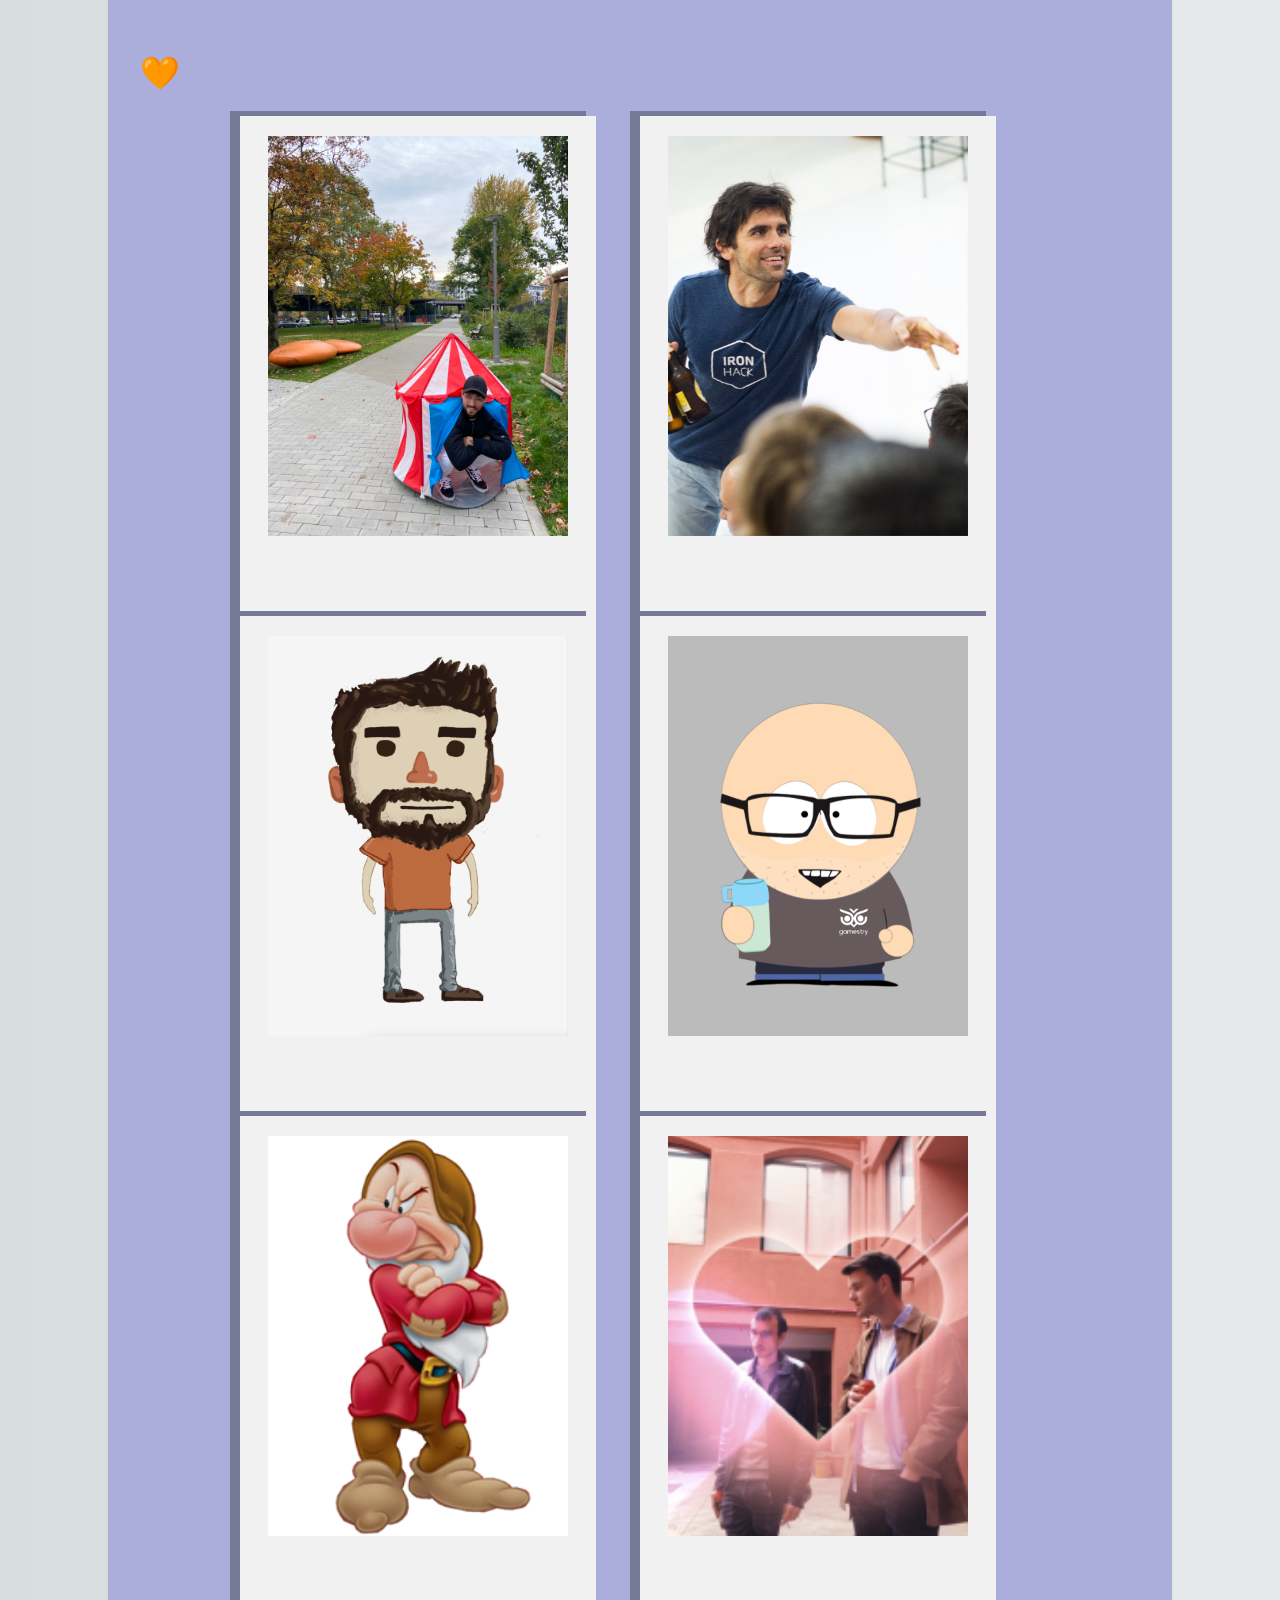
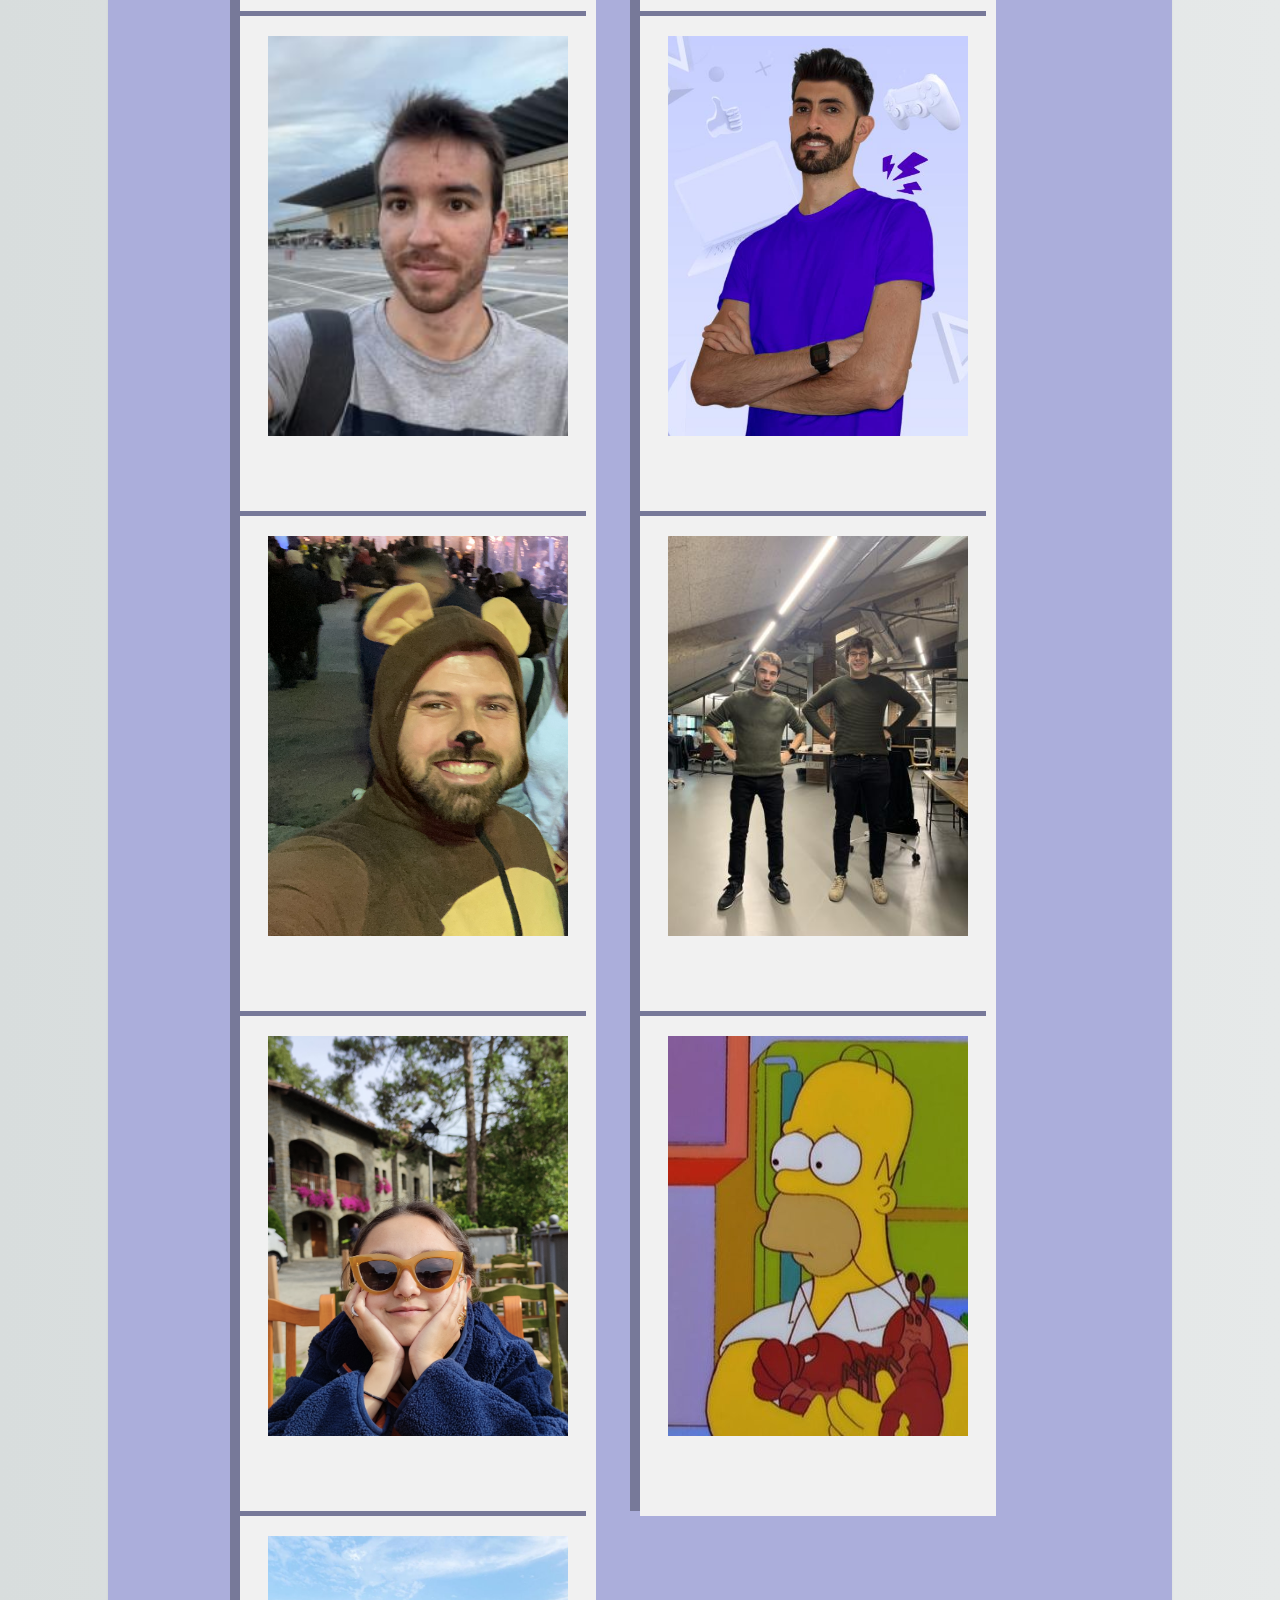
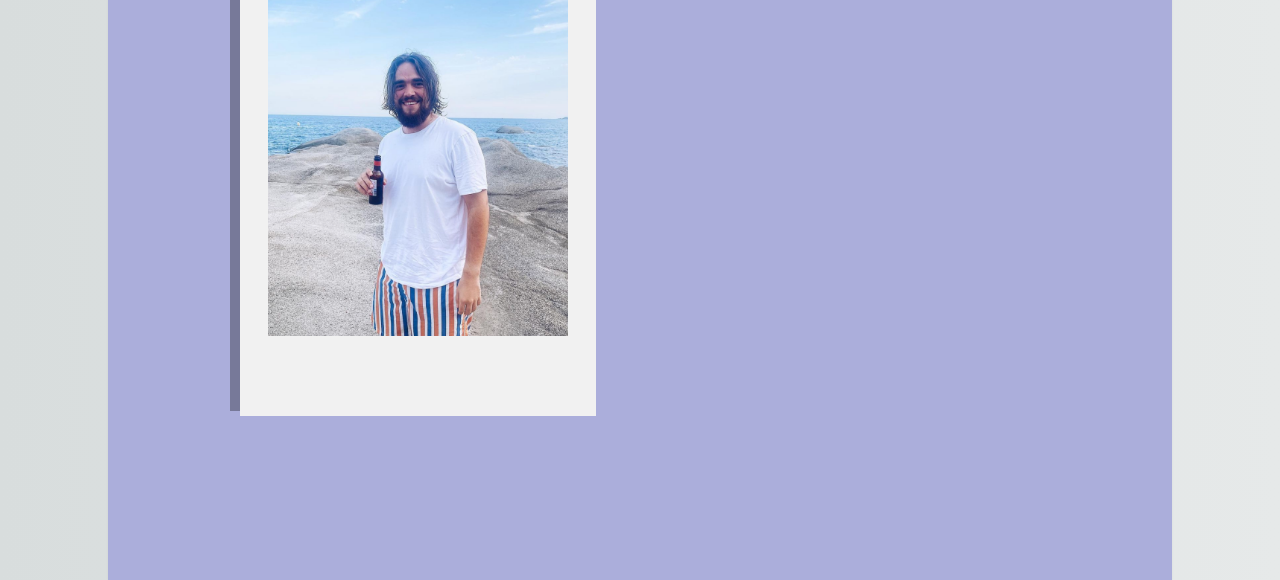
<file: index.html>
<!DOCTYPE html>
<html>
  <head>
    <meta charset="utf-8" />
    <meta http-equiv="X-UA-Compatible" content="IE=edge" />
    <title>PRIMEROS PASOS CON BRACKETS</title>
    <meta
      name="description"
      content="Una guía interactiva de primeros pasos para Brackets."
    />
    <link rel="stylesheet" href="main.css" />
  </head>
  <body>
    <h1>🧡</h1>
    <div class="card-container">
      <div class="flip-card">
        <div class="flip-card-inner">
          <div class="flip-card-front">
            <img
              src="pauimg.jpeg"
              alt="Avatar"
              style="width: 300px; height: 400px"
            />
          </div>
          <div class="flip-card-back">
            <h1>Pau Gimenez</h1>
            <h2>Más conocido como Fiestaman</h2>
            <p>
              Ha sido un completo placer trabajar a tu lado Axel! Admiro tu
              tenacidad y capacidad de mostrarte fuerte en cualquier situación
              que a mi parecer mucha gente no seria capaz. Me llevo una de las
              mejores experiencias en cuanto a compañerismo que he podido vivir
              jamás en ambientes laborales.
            </p>
          </div>
        </div>
      </div>
      <div class="flip-card">
        <div class="flip-card-inner">
          <div class="flip-card-front">
            <img
              src="marcimg.jpg"
              alt="Avatar"
              style="width: 300px; height: 400px"
            />
          </div>
          <div class="flip-card-back">
            <h1>Marc Collado</h1>
            <h2>El que et va fotre en aquest marrón</h2>
            <p style="font-size: 15px">
              Àxel, felicitats i molta sort en la teva pròxima aventura 💪. Saps
              que quan penso amb tu, no només veig un gran amic amb gorra, sinó
              també la persona més brillant amb qui he treballat mai. Un exemple
              de resiliència, esforç i un referent per a tot l'equip. Tots et
              trobarem a faltar, se'n va una peça clau, però pots marxar amb el
              cap ben alt sabent que has fet de treballar amb tu una experiència
              inoblidable.
            </p>
          </div>
        </div>
      </div>
      <div class="flip-card">
        <div class="flip-card-inner">
          <div class="flip-card-front">
            <img
              src="alexbretones.png"
              alt="Avatar"
              style="width: 300px; height: 400px"
            />
          </div>
          <div class="flip-card-back">
            <h1>Alex Bretones</h1>
            <h2>Pasaba por aquí...</h2>
            <p>
              ...y hasta te ofrecí un piso. Me ha resultado tan tan fácil
              trabajar a tu lado que sólo puedo darte las gracias. Siempre que
              había pensado en un manager me había imaginado alguien como tu ❤️.
              Te deseo lo mejor allá por donde vayas haciendo tech days con
              birras.
            </p>
          </div>
        </div>
      </div>
      <div class="flip-card">
        <div class="flip-card-inner">
          <div class="flip-card-front">
            <img
              src="cristobal.png"
              alt="Avatar"
              style="width: 300px; height: 400px"
            />
          </div>
          <div class="flip-card-back">
            <h1>Cristóbal Valverde</h1>
            <h2>AKA Melón</h2>
            <p>
              Àxel, me considero afortunado de haberte conocido. Eres una gran
              persona y un excelente profesional. Trabajar contigo es un
              gustazo, te desvives por ayudar y hacerle la vida más fácil a todo
              el mundo. Cuando te pusieron al cargo me llevé una gran alegría
              porque sabía que lo ibas a petar. Te vamos a echar mucho de menos
              y espero que te vaya muy bien en tus siguientes pasos.
            </p>
          </div>
        </div>
      </div>
      <div class="flip-card">
        <div class="flip-card-inner">
          <div class="flip-card-front">
            <img
              src="grunon.png"
              alt="Avatar"
              style="width: 300px; height: 400px"
            />
          </div>
          <div class="flip-card-back">
            <h1>Thor Jubera</h1>
            <h2>El Grumpy</h2>
            <p>
              Tio ya es la segunda vez que me despido de ti. La primera fue en
              Ironhack la segunda aqui. Empiezo a pensar que es cosa mia 🤔.
              Patri y yo te llamamos el "concilieri" eras la mejor persona para
              el puesto que has estado ejecutando a la perfección. No hace falta
              desearte suerte porque se que no la vas a necesitar tu actitud lo
              dice todo.
            </p>
          </div>
        </div>
      </div>
      <div class="flip-card">
        <div class="flip-card-inner">
          <div class="flip-card-front">
            <img
              src="jackito.png"
              alt="Avatar"
              style="width: 300px; height: 400px"
            />
          </div>
          <div class="flip-card-back">
            <h1>Jackito Watkins</h1>
            <h2>a.k.a Sexiest British man in the office</h2>
            <p>
              As you can see from the photo our everlasting bromance started
              back at Ironhack, and will continue long into the future wherever
              you work! 😂😂Thank you so much for getting me into the Gamestry
              team, and for all your amazing support! It was awesome to work
              with you again and I know you’ll smash it in your next job.
            </p>
          </div>
        </div>
      </div>
      <div class="flip-card">
        <div class="flip-card-inner">
          <div class="flip-card-front">
            <img
              src="alejandro.jpg"
              alt="Avatar"
              style="width: 300px; height: 400px"
            />
          </div>
          <div class="flip-card-back">
            <h1>Alejandro Guerrero</h1>
            <h2>...</h2>
            <p>
              Fuiste la primera persona que conocí y ahora la primera en
              despedirme. Espero que nos a volvamos a cruzar en un futuro porque
              significará que iré en camino hacia donde está el talento. A pesar
              de conocerte por poco tiempo me has abierto tu casa para quedarme.
              Aquí tienes un amigo.
            </p>
          </div>
        </div>
      </div>
      <div class="flip-card">
        <div class="flip-card-inner">
          <div class="flip-card-front">
            <img
              src="carlos.jpg"
              alt="Avatar"
              style="width: 300px; height: 400px"
            />
          </div>
          <div class="flip-card-back">
            <h1>Carlos Santos</h1>
            <h2>The joy of the vegetable plot</h2>
            <p>
              Senyor Àxel.. que decirte... Ha sido un verdadero placer compartir
              esta aventura maravillosa a tu lado. Me quedo sobretodo con esos
              momentos de pair-programming, esos duelos de ping-pong y esos
              viernes de birra. Vamos a hechar de menos tu valía, carisma y
              personalidad. Seguro que en tu nueva aventura dejas la misma
              huella que aquí. Acabo a lo Rubianes.. Hasta luego nene!
            </p>
          </div>
        </div>
      </div>
      <div class="flip-card">
        <div class="flip-card-inner">
          <div class="flip-card-front">
            <img
              src="manu.jpg"
              alt="Avatar"
              style="width: 300px; height: 400px"
            />
          </div>
          <div class="flip-card-back">
            <h1>Manu Pacheco</h1>
            <h2>El quejas</h2>
            <p>
              Primero me aguantas en Ironhack, luego en Gamestry, quien sabe
              donde más nos encontraremos y podrás escuchar todo lo que está
              mal. 😂 Pero tb puedo decir lo que está bien, como tú, por
              ejemplo. Un placer trabajar contigo, estos últimos meses me has
              demostrado mucho como persona y amigo, sigue iluminando como la
              haces donde vayas. ⭐️ Un abrazo enorme.
            </p>
          </div>
        </div>
      </div>

      <div class="flip-card">
        <div class="flip-card-inner">
          <div class="flip-card-front">
            <img
              src="data.jpg"
              alt="Avatar"
              style="width: 300px; height: 400px"
            />
          </div>
          <div class="flip-card-back">
            <h1>Data team</h1>
            <h2>Data goes first</h2>
            <p>
              Des de l'equip de Data et desitgem el millor en la nova aventura
              que comences. Amb totes les hores que has dedicat a ajudar-nos, ja
              formes part de l'equip 😉 ! Ha sigut una sort coincidir amb tu i
              haver-te conegut.
            </p>
          </div>
        </div>
      </div>
      <div class="flip-card">
        <div class="flip-card-inner">
          <div class="flip-card-front">
            <img
              src="manuela.png"
              alt="Avatar"
              style="width: 300px; height: 400px"
            />
          </div>
          <div class="flip-card-back">
            <h1>Manuela</h1>
            <h2>🤟</h2>
            <p>
              Hey Axel! He disfrutado mucho el compartir este espacio laboral
              contigo. Me has demostrado que se puede ser buen profesional y un
              excelente compañero. Te deseo lo mejor en este nuevo viaje y que
              este lleno de buenas enseñanzas. Un abrazo! PD. Todavía queda
              pendiente la próxima película.
            </p>
          </div>
        </div>
      </div>
      <div class="flip-card">
        <div class="flip-card-inner">
          <div class="flip-card-front">
            <img
              src="gerard.jpeg"
              alt="Avatar"
              style="width: 300px; height: 400px"
            />
          </div>
          <div class="flip-card-back">
            <h1>Gerardini</h1>
            <h2>Mago e ilusionista</h2>
            <p>
              caa dius mafren, felicitats a la persona més tenaç que he conegut
              mai. Espero que la teva flama mai s'apagui, ets un dels grandes
              sense cap mena de dubte, m'hagués agradat molt passar molt mes
              temps amb tu. Molta sort a la teva nova feina que ja sabem que ho
              petaràs i ens veiem més endavant. Un abraçada enorme titán tenaç.
            </p>
          </div>
        </div>
      </div>
      <div class="flip-card">
        <div class="flip-card-inner">
          <div class="flip-card-front">
            <img
              src="ramon.png"
              alt="Avatar"
              style="width: 300px; height: 400px"
            />
          </div>
          <div class="flip-card-back">
            <h1>Ramon</h1>
            <h2>Head de Res</h2>
            <p style="font-size: 15px">
              Bueno bro, res que no t'hagi dit ja. Quan vas dirme que estaves
              fent entrevistes ja et vaig comentar que no m'imaginava un
              Gamestry sense tu, i al final has hagut de patir tu una setmana de
              Gamestry sense mi. Espero que et vagi tot molt be en aquesta nova
              aventura per King, que et valorin i et tractin com et mereixes. Et
              dec una birra per haverte adelantat a la sortida, aveure si quan
              la fem es converteix en la primera de moltes, i, amb sort, algun
              dia ens tornarem a creuar laboralment parlant.
            </p>
          </div>
        </div>
      </div>
    </div>
  </body>
</html>
</file>
<file: main.css>
/* The flip card container - set the width and height to whatever you want. We have added the border property to demonstrate that the flip itself goes out of the box on hover (remove perspective if you don't want the 3D effect */
.flip-card {
  margin-left: 100px;
  background-color: transparent;
  width: 300px;
  height: 400px;
  perspective: 1000px; /* Remove this if you don't want the 3D effect */
}

/* This container is needed to position the front and back side */
.flip-card-inner {
  position: relative;
  width: 100%;
  height: 100%;
  text-align: center;
  transition: transform 0.6s;
  transform-style: preserve-3d;
  border-top: 20px solid #f1f1f1;
  border-bottom: 80px solid #f1f1f1;
  border-left: 28px solid #f1f1f1;
  border-right: 28px solid #f1f1f1;
  box-shadow: -10px -5px #777999;
}

/* Do an horizontal flip when you move the mouse over the flip box container */
.flip-card:hover .flip-card-inner {
  transform: rotateY(180deg);
}

/* Position the front and back side */
.flip-card-front,
.flip-card-back {
  position: absolute;
  width: 100%;
  height: 100%;
  -webkit-backface-visibility: hidden; /* Safari */
  backface-visibility: hidden;
}

/* Style the front side (fallback if image is missing) */
.flip-card-front {
  background-color: #bbb;
  color: black;
}

/* This was adding by Carlos. Pau had nothing to do. XD */
.flip-card-front img {
  object-fit: cover;
}

/* Style the back side */
.flip-card-back {
  background-color: gray;
  color: white;
  transform: rotateY(180deg);
}

.card-container {
  display: flex;
  flex-wrap: wrap;
}

html {
  background: #e6e9e9;
  background-image: linear-gradient(
    270deg,
    rgb(230, 233, 233) 0%,
    rgb(216, 221, 221) 100%
  );
  -webkit-font-smoothing: antialiased;
}

body {
  background: #abaedb;
  box-shadow: 0 0 2px rgba(0, 0, 0, 0.06);
  color: #545454;
  font-family: "Helvetica Neue", Helvetica, Arial, sans-serif;
  font-size: 16px;
  line-height: 1.5;
  margin: 0 auto;
  max-width: 1000px;
  padding: 2em 2em 4em;
}

h3,
h4,
h5,
h6 {
  color: white;
  font-weight: 600;
  line-height: 1.3;
}

h1 {
  color: black;
  font-weight: 700;
  line-height: 1.3;
}

h2 {
  color: white;
  font-weight: 400;
  line-height: 1;
}

div {
  margin-bottom: 100px;
}
</file>
